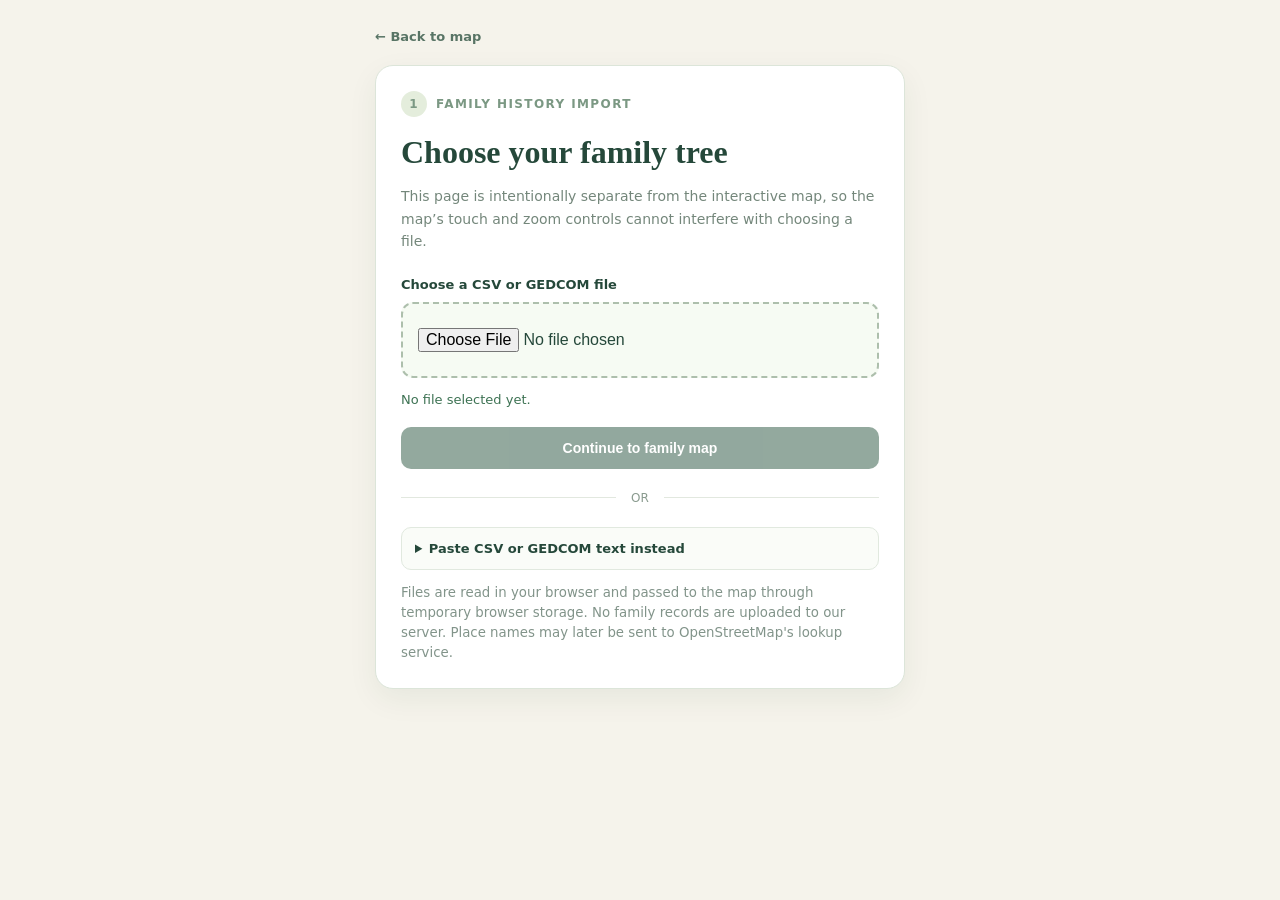
<file: import.html>
<!doctype html><html lang="en"><head><meta charset="utf-8"><meta name="viewport" content="width=device-width, initial-scale=1"><title>Import family tree — Ancestral Atlas</title><style>
:root{--ink:#25483a;--muted:#74877b;--line:#dce5d9}*{box-sizing:border-box}body{margin:0;background:#f5f3eb;color:var(--ink);font-family:system-ui,-apple-system,'Segoe UI',sans-serif}.wrap{max-width:570px;margin:auto;padding:26px 20px 60px}.back{color:#587465;text-decoration:none;font-weight:600;font-size:13px}.panel{background:white;border:1px solid var(--line);border-radius:18px;padding:25px;margin-top:20px;box-shadow:0 10px 30px #173c2610}h1{font:600 32px/1.2 Georgia,serif;margin:16px 0 9px}p{color:var(--muted);font-size:14px;line-height:1.6}.step{display:flex;align-items:center;gap:9px;font-size:12px;letter-spacing:1.4px;text-transform:uppercase;color:#7b9883;font-weight:800}.step span{display:grid;place-items:center;width:26px;height:26px;border-radius:50%;background:#e4eddc}label{display:block;font-size:13px;font-weight:700;margin:24px 0 10px}.native-file{display:block;position:static!important;opacity:1!important;width:100%;border:2px dashed #adbfac;border-radius:12px;padding:24px 15px;background:#f6fbf3;font-size:16px;color:var(--ink)}.primary{background:#28543f;color:white;border:0;border-radius:10px;padding:13px 17px;font-weight:700;font-size:14px;cursor:pointer;width:100%;margin-top:15px}.primary:disabled{opacity:.5;cursor:not-allowed}.status{margin-top:14px;min-height:20px;font-size:13px;color:#3d7253}.divider{display:flex;gap:15px;align-items:center;color:#8a9b8f;font-size:12px;margin:22px 0}.divider:before,.divider:after{content:'';height:1px;background:#e2e8df;flex:1}textarea{width:100%;height:135px;resize:vertical;border:1px solid #d6e1d5;border-radius:10px;padding:12px;font:12px/1.5 monospace}details{background:#fafcf8;border:1px solid #e1e9df;border-radius:10px;padding:13px}summary{font-weight:700;font-size:13px;cursor:pointer}small{color:#82948a;line-height:1.5;display:block;margin-top:13px}
</style></head><body><main class="wrap"><a class="back" href="./">← Back to map</a><div class="panel"><div class="step"><span>1</span> Family history import</div><h1>Choose your family tree</h1><p>This page is intentionally separate from the interactive map, so the map’s touch and zoom controls cannot interfere with choosing a file.</p><label for="familyFile">Choose a CSV or GEDCOM file</label><input class="native-file" type="file" id="familyFile" accept=".csv,.ged,.gedcom,text/plain,text/csv"><div id="status" class="status" role="status">No file selected yet.</div><button type="button" class="primary" id="continue" disabled>Continue to family map</button><div class="divider">OR</div><details><summary>Paste CSV or GEDCOM text instead</summary><p>If your phone doesn't open its file picker, paste the file contents here.</p><textarea id="pasteText" placeholder="name,generation,location,branch&#10;Jane Smith,0,London,Scottish"></textarea><button type="button" class="primary" id="pasteContinue">Continue with pasted data</button></details><small>Files are read in your browser and passed to the map through temporary browser storage. No family records are uploaded to our server. Place names may later be sent to OpenStreetMap's lookup service.</small></div></main><script>
const key='ancestral-atlas-pending-import-v1',file=document.getElementById('familyFile'),status=document.getElementById('status'),next=document.getElementById('continue');let selected=null;
function readText(f){if(f.text)return f.text();return new Promise((resolve,reject)=>{const r=new FileReader();r.onload=()=>resolve(String(r.result||''));r.onerror=()=>reject(r.error);r.readAsText(f)})}
file.addEventListener('change',async()=>{selected=file.files?.[0]||null;next.disabled=!selected;if(!selected){status.textContent='No file selected.';return}status.textContent='Selected: '+selected.name+' ('+Math.round(selected.size/1024)+' KB). Ready to continue.'});
async function transfer(name,text){if(!text.trim())throw Error('The file or pasted text is empty.');try{sessionStorage.setItem(key,JSON.stringify({name,text}));}catch{throw Error('This file is too large for temporary browser storage. Try a smaller GEDCOM export or use a desktop browser.')}location.assign('./')}
next.addEventListener('click',async()=>{if(!selected)return;next.disabled=true;status.textContent='Reading '+selected.name+'…';try{await transfer(selected.name,await readText(selected))}catch(e){status.textContent=e.message;next.disabled=false}});
document.getElementById('pasteContinue').addEventListener('click',async()=>{const text=document.getElementById('pasteText').value;const ged=/^0\s+HEAD\b/m.test(text)||/^0\s+@[^@]+@\s+INDI\b/m.test(text);try{await transfer(ged?'pasted.ged':'pasted.csv',text)}catch(e){status.textContent=e.message}});
</script></body></html>
</file>
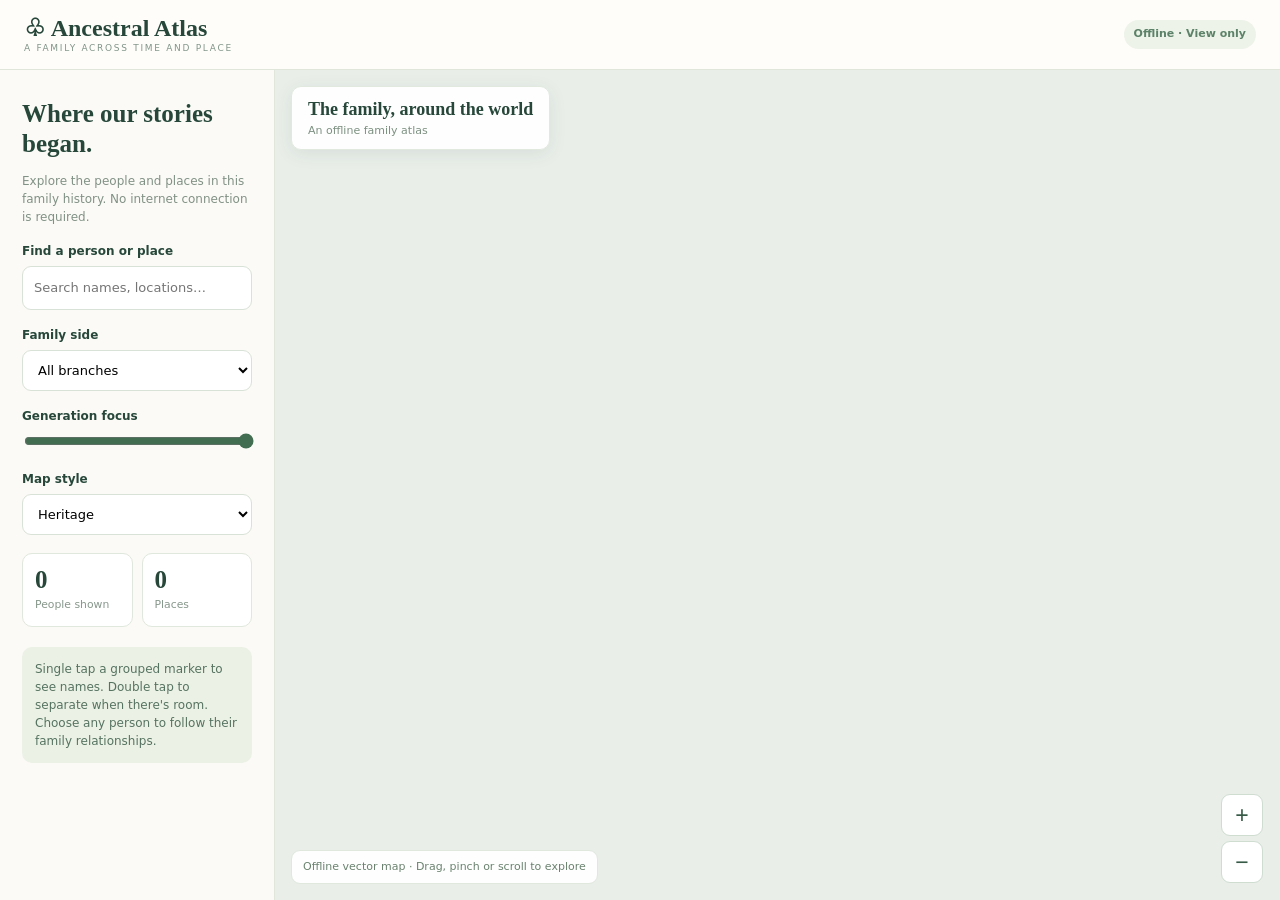
<file: offline-viewer.html>
<!doctype html><html lang="en"><head><meta charset="utf-8"><meta name="viewport" content="width=device-width,initial-scale=1"><title>Ancestral Atlas — Offline Family Map</title><style>
:root{--ink:#26473a;--paper:#f6f5ee;--green:#315844;--line:#e1e6db}*{box-sizing:border-box}body{margin:0;background:var(--paper);color:var(--ink);font:13px/1.5 system-ui,-apple-system,'Segoe UI',sans-serif}header{height:70px;display:flex;justify-content:space-between;align-items:center;padding:0 24px;background:#fffdfa;border-bottom:1px solid var(--line)}h1{font:600 24px Georgia,serif;margin:0}header small{display:block;text-transform:uppercase;letter-spacing:1.7px;color:#819589;font-size:9px}.tag{color:#5c8269;background:#edf3e8;border-radius:20px;padding:6px 10px;font-size:11px;font-weight:700}.shell{display:grid;grid-template-columns:275px minmax(0,1fr);height:calc(100vh - 70px)}aside{background:#fbfaf6;border-right:1px solid var(--line);padding:22px;overflow:auto}aside h2{font:600 25px Georgia,serif;line-height:1.2;margin:7px 0 13px}aside p{color:#819185;font-size:12px}label{display:block;font-size:12px;font-weight:700;margin-top:16px;margin-bottom:6px}input[type=search],select{width:100%;padding:11px;border:1px solid #d9e2d7;border-radius:9px;background:#fff;font:inherit}input[type=range]{width:100%;accent-color:#426d50}.stat{display:grid;grid-template-columns:1fr 1fr;gap:9px;margin-top:18px}.stat div{border:1px solid #e0e7dc;border-radius:10px;background:#fff;padding:12px}.stat b{display:block;font:600 25px Georgia,serif}.stat small{color:#86978b}.legend{margin-top:20px}.legend div{display:flex;align-items:center;gap:9px;margin:7px 0;color:#778b7c;font-size:12px}.legend i{width:12px;height:12px;border-radius:50%;display:inline-block}.hint{background:#ebf1e5;padding:13px;border-radius:10px;margin-top:18px;color:#567361;font-size:12px}main{position:relative;overflow:hidden;background:#e9eee9}#map{width:100%;height:100%;display:block;touch-action:none;cursor:grab}#map:active{cursor:grabbing}.map-caption{position:absolute;top:16px;left:16px;pointer-events:none;background:#fffffff2;border:1px solid #e1e9df;border-radius:10px;padding:12px 16px;box-shadow:0 4px 18px #1f453016;font:600 18px Georgia,serif}.map-caption small{font:11px system-ui;color:#7c9080;display:block;margin-top:4px}.zoom{position:absolute;right:17px;bottom:17px;display:grid;gap:5px}.zoom button{width:42px;height:42px;border:1px solid #cfdcd0;border-radius:9px;background:white;color:#365a46;font-size:23px;cursor:pointer}.details{position:absolute;right:16px;top:16px;bottom:70px;width:min(345px,calc(100% - 32px));background:#fffefa;border:1px solid #dce4d8;border-radius:14px;box-shadow:0 14px 50px #1f43343b;display:none;flex-direction:column;overflow:hidden}.details.open{display:flex}.details-header{display:flex;justify-content:space-between;align-items:center;padding:13px 16px;border-bottom:1px solid #e4ebe2}.details-header button{border:0;background:#eef3eb;border-radius:8px;padding:8px;cursor:pointer;color:#466954}.details-body{overflow:auto;padding:18px}.details h2{font:600 26px Georgia,serif;margin:3px 0 10px}.details h3{font-size:11px;text-transform:uppercase;letter-spacing:1.4px;margin:22px 0 8px;color:#859889}.pill{display:inline-block;background:#e8f0e6;color:#4c7258;border-radius:20px;padding:4px 9px;font-size:11px;font-weight:700}.detail-row{background:#f5f8f2;border:1px solid #e5ece0;border-radius:9px;padding:11px 13px;margin-top:12px}.detail-row small{color:#82958a;display:block}.rel-button{display:block;width:100%;border:1px solid #dfe7dc;border-radius:9px;padding:10px 12px;margin:7px 0;background:#fff;text-align:left;color:#2f6347;cursor:pointer;font:600 13px system-ui}.rel-button:hover{background:#edf5e9}.rel-button small{display:block;font-weight:400;color:#88988c}.empty{font-style:italic;color:#9aa99e;font-size:12px}.offline-note{position:absolute;left:16px;bottom:16px;background:#ffffffed;border:1px solid #e0e8de;padding:8px 11px;border-radius:9px;font-size:11px;color:#6a826f}.inline-btn{border:0;background:none;color:#2d704f;text-decoration:underline;cursor:pointer;padding:4px 0;text-align:left;font:600 13px system-ui;display:block}.notice{background:#fff4db;color:#8b6735;padding:9px;border-radius:8px;margin:10px 0;font-size:12px}@media(max-width:780px){header{height:61px;padding:0 14px}h1{font-size:20px}.shell{display:flex;flex-direction:column;height:auto}aside{padding:14px;display:grid;grid-template-columns:1fr 1fr;gap:0 12px;overflow:visible}aside .intro,aside .stat,aside .legend,aside .hint{grid-column:1/-1}aside h2{font-size:20px;margin:2px 0}aside p{margin:4px 0}main{height:67vh;min-height:420px}.details{position:absolute;top:auto;bottom:0;right:0;left:0;width:100%;max-height:85%;border-radius:16px 16px 0 0}.map-caption{padding:9px 12px;font-size:15px}.offline-note{max-width:70%}}@media print{header,aside,.zoom,.details,.offline-note{display:none!important}.shell{display:block}main{height:95vh}#map{height:95vh}}
</style></head><body><header><div><h1>♧ Ancestral Atlas</h1><small>A family across time and place</small></div><span class="tag">Offline · View only</span></header><div class="shell"><aside><div class="intro"><h2>Where our stories began.</h2><p>Explore the people and places in this family history. No internet connection is required.</p></div><div><label for="search">Find a person or place</label><input id="search" type="search" placeholder="Search names, locations…"></div><div><label for="branch">Family side</label><select id="branch"><option value="all">All branches</option></select></div><div><label for="generation">Generation focus <span id="genVal"></span></label><input id="generation" type="range" min="-2" max="12" value="12"></div><div><label for="theme">Map style</label><select id="theme"><option value="heritage">Heritage</option><option value="modern">Modern</option><option value="vintage">Vintage</option></select></div><div class="stat"><div><b id="count">0</b><small>People shown</small></div><div><b id="places">0</b><small>Places</small></div></div><div class="legend" id="legend"></div><div class="hint">Single tap a grouped marker to see names. Double tap to separate when there's room. Choose any person to follow their family relationships.</div></aside><main><canvas id="map"></canvas><div class="map-caption">The family, around the world<small id="subtitle">An offline family atlas</small></div><div class="zoom"><button id="zoomIn" aria-label="Zoom in">+</button><button id="zoomOut" aria-label="Zoom out">−</button></div><div class="offline-note">Offline vector map · Drag, pinch or scroll to explore</div><section class="details" id="details"><div class="details-header"><span id="detailTrail">Family details</span><div><button id="back" type="button">← Back</button> <button id="close" type="button">✕</button></div></div><div class="details-body" id="detailBody"></div></section></main></div><script>
const PEOPLE=__FAMILY_DATA__;
const WORLD=__TOPOLOGY__;
const OPTIONS=__OPTIONS__;
const $=id=>document.getElementById(id),canvas=$('map'),ctx=canvas.getContext('2d');
const safe=s=>String(s??'').replace(/[&<>"']/g,c=>({'&':'&amp;','<':'&lt;','>':'&gt;','"':'&quot;',"'":'&#39;'}[c]));
const byId=new Map(PEOPLE.map(p=>[String(p.id),p]));
let W=500,H=500,camera={lon:OPTIONS.center?.lng??8,lat:OPTIONS.center?.lat??48,zoom:Math.max(.8,Math.min(18,(OPTIONS.zoom||5)/2))},drawn=[],expanded=null,selected=null,history=[],touches=new Map(),drag=null,lastTap=null,tapTimer=null,notice='';
const colors=OPTIONS.branchColors||{},themes={heritage:{water:'#e5edeb',land:'#f9f7ec',outline:'#b6c8bd',grid:'#cbdad3'},modern:{water:'#e9f3fb',land:'#fff',outline:'#b3cbdc',grid:'#d5e4ee'},vintage:{water:'#ddd9c7',land:'#f3e2bf',outline:'#baa688',grid:'#cabda7'}};
let theme=OPTIONS.theme||'heritage';$('theme').value=theme;
const project=(lon,lat)=>[(lon+180)*1200/360,(90-lat)*600/180];
const scale=()=>Math.min(W/1200,H/600)*camera.zoom;
function toScreen(lon,lat){const p=project(lon,lat),c=project(camera.lon,camera.lat),s=scale();return {x:(p[0]-c[0])*s+W/2,y:(p[1]-c[1])*s+H/2}}
function fromScreen(x,y){const s=scale(),c=project(camera.lon,camera.lat);return {lon:(c[0]+(x-W/2)/s)*360/1200-180,lat:90-(c[1]+(y-H/2)/s)*180/600}}
function setCamera(lon,lat){camera.lon=Math.max(-180,Math.min(180,lon));camera.lat=Math.max(-80,Math.min(80,lat))}
function zoomBy(factor,x=W/2,y=H/2){const before=fromScreen(x,y);camera.zoom=Math.max(.75,Math.min(35,camera.zoom*factor));const after=fromScreen(x,y);setCamera(camera.lon+before.lon-after.lon,camera.lat+before.lat-after.lat);draw()}
const decodedArcs=WORLD.arcs.map(arc=>{let x=0,y=0;return arc.map(p=>{x+=p[0];y+=p[1];return [x*WORLD.transform.scale[0]+WORLD.transform.translate[0],y*WORLD.transform.scale[1]+WORLD.transform.translate[1]]})});
function ring(indices){let pts=[];for(const idx of indices){const a=idx>=0?decodedArcs[idx]:decodedArcs[~idx].slice().reverse();pts.push(...(pts.length?a.slice(1):a))}return pts}
const polygons=[];for(const geo of WORLD.objects.countries.geometries){const sets=geo.type==='Polygon'?[geo.arcs]:geo.type==='MultiPolygon'?geo.arcs:[];for(const poly of sets)polygons.push(poly.map(ring))}
function mapColor(p){const base=colors[p.branch]||'#6e9584',hex=/^#[0-9a-f]{6}$/i.test(base)?base:'#6e9584',g=Math.max(0,Math.min(12,Number(p.generation)||0)),t=Math.min(.38,g*.035);return '#'+[1,3,5].map(i=>Math.round(parseInt(hex.slice(i,i+2),16)*(1-t)+255*t).toString(16).padStart(2,'0')).join('')}
function filtered(){const query=$('search').value.toLowerCase().trim(),branch=$('branch').value,max=+$('generation').value;return PEOPLE.filter(p=>(branch==='all'||p.branch===branch)&&(Number(p.generation)||0)<=max&&(!query||`${p.name} ${p.location} ${p.branch||''} ${p.relationship||''}`.toLowerCase().includes(query)))}
function groupsOf(list){const groups=new Map();for(const p of list){if(!Number.isFinite(+p.lat)||!Number.isFinite(+p.lng)||p.lat===''||p.lng==='')continue;const key=`${(+p.lat).toFixed(3)},${(+p.lng).toFixed(3)}`;if(!groups.has(key))groups.set(key,[]);groups.get(key).push(p)}return groups}
function draw(){const ratio=window.devicePixelRatio||1;ctx.setTransform(ratio,0,0,ratio,0,0);ctx.clearRect(0,0,W,H);const palette=themes[theme]||themes.heritage;ctx.fillStyle=palette.water;ctx.fillRect(0,0,W,H);ctx.strokeStyle=palette.grid;ctx.lineWidth=.6;for(let lon=-180;lon<=180;lon+=30){const a=toScreen(lon,-85),b=toScreen(lon,85);ctx.beginPath();ctx.moveTo(a.x,a.y);ctx.lineTo(b.x,b.y);ctx.stroke()}for(let lat=-60;lat<=80;lat+=20){const a=toScreen(-180,lat),b=toScreen(180,lat);ctx.beginPath();ctx.moveTo(a.x,a.y);ctx.lineTo(b.x,b.y);ctx.stroke()}
ctx.fillStyle=palette.land;ctx.strokeStyle=palette.outline;ctx.lineWidth=.8;for(const poly of polygons){ctx.beginPath();for(const points of poly){if(!points.length)continue;points.forEach((point,i)=>{const p=toScreen(point[0],point[1]);i?ctx.lineTo(p.x,p.y):ctx.moveTo(p.x,p.y)});ctx.closePath()}ctx.fill('evenodd');ctx.stroke()}
const list=filtered(),groups=groupsOf(list);drawn=[];$('count').textContent=list.length;$('places').textContent=groups.size;$('subtitle').textContent=`${list.length} relatives · ${groups.size} places`;$('genVal').textContent=+$('generation').value===+$('generation').max?'(all)':`(≤ ${$('generation').value} back)`;
// Marriage links remain visible when the two spouses have distinct mapped places.
const locations=new Map(list.filter(p=>p.lat!==''&&p.lng!=='').map(p=>[String(p.id),toScreen(+p.lng,+p.lat)]));ctx.strokeStyle='#b8838a';ctx.lineWidth=1.4;ctx.setLineDash([4,5]);const done=new Set();for(const p of list)for(const id of p.spouseIds||[]){const key=[p.id,id].sort().join('|');if(done.has(key))continue;done.add(key);const a=locations.get(String(p.id)),b=locations.get(String(id));if(a&&b&&Math.hypot(a.x-b.x,a.y-b.y)>4){ctx.beginPath();ctx.moveTo(a.x,a.y);ctx.lineTo(b.x,b.y);ctx.stroke()}}ctx.setLineDash([]);
for(const [key,members] of groups){const base=toScreen(+members[0].lng,+members[0].lat),isExpanded=expanded===key&&members.length>1;const positions=isExpanded?spreadMembers(members,base):members.map(()=>base);if(isExpanded){ctx.strokeStyle='#a7b9ad';ctx.setLineDash([3,4]);for(const pt of positions){ctx.beginPath();ctx.moveTo(base.x,base.y);ctx.lineTo(pt.x,pt.y);ctx.stroke()}ctx.setLineDash([])}if(!isExpanded&&members.length>1){const r=Math.min(29,14+Math.sqrt(members.length)*4);circle(base.x,base.y,r,mapColor(members[0]),String(members.length));drawn.push({x:base.x,y:base.y,r,key,members})}else members.forEach((p,i)=>{const pt=positions[i],r=Math.max(9,14-Math.max(0,+p.generation||0)*.5);circle(pt.x,pt.y,r,mapColor(p),'');drawn.push({x:pt.x,y:pt.y,r,person:p,key,members})})}}
function circle(x,y,r,color,label){if(x< -60||y< -60||x>W+60||y>H+60)return;ctx.beginPath();ctx.arc(x,y,r,0,Math.PI*2);ctx.fillStyle=color;ctx.fill();ctx.strokeStyle='#fff';ctx.lineWidth=2.5;ctx.stroke();if(label){ctx.fillStyle='#fff';ctx.font='bold 13px system-ui';ctx.textAlign='center';ctx.textBaseline='middle';ctx.fillText(label,x,y)}}
function spreadMembers(members,base){return members.map((p,i)=>{const a=i*2.399963,dist=members.length===2?34:28+Math.sqrt(i+1)*20;return {x:base.x+Math.cos(a)*dist,y:base.y+Math.sin(a)*dist}})}
function canExpand(members,base){if(members.length<2)return true;const pts=spreadMembers(members,base),metersPerPixel=40075000/(1200*scale());for(const p of pts)if(Math.hypot(p.x-base.x,p.y-base.y)*metersPerPixel>50000)return false;return true}
function resize(){const rect=canvas.getBoundingClientRect(),ratio=window.devicePixelRatio||1;W=Math.max(1,rect.width);H=Math.max(1,rect.height);canvas.width=Math.round(W*ratio);canvas.height=Math.round(H*ratio);draw()}
const sourceName=s=>({birth:'Birthplace',death:'Place of death',residence:'Residence',other:'Other recorded place',estimated:'Estimated from a relative',provided:'Provided location'}[s]||'Recorded location');
function genLabel(g){g=+g||0;return g===0?'Reference generation':g>0?`${g} generation${g===1?'':'s'} back`:`${-g} generation${g===-1?'':'s'} below`}
function buttonFor(p){return `<button class="rel-button" data-id="${safe(p.id)}">${safe(p.name)}<small>${safe(p.relationship||genLabel(p.generation))} · ${safe(p.location||'Unknown location')}</small></button>`}
function links(title,ids){const persons=[...new Set(ids||[])].map(id=>byId.get(String(id))).filter(Boolean);return `<h3>${safe(title)} (${persons.length})</h3>${persons.length?persons.map(buttonFor).join(''):'<p class="empty">No recorded connections</p>'}`}
function openPanel(html){$('details').classList.add('open');$('detailBody').innerHTML=html}
function openGroup(members,note=''){selected=null;history=[];$('detailTrail').textContent='People at this place';$('back').disabled=true;openPanel(`<h2>${safe(members[0].location||'Family location')}</h2><p>${members.length} relatives at this place</p>${note?`<p class="notice">${safe(note)}</p>`:''}${members.map(p=>`<button class="rel-button" data-id="${safe(p.id)}">${safe(p.name)}<small>${safe(p.relationship||genLabel(p.generation))} · ${safe(sourceName(p.locationSource))}</small></button>`).join('')}`)}
function openPerson(id,push=true){const p=byId.get(String(id));if(!p)return;if(push&&selected!==null&&String(selected)!==String(id))history.push(selected);selected=p.id;$('detailTrail').textContent='Family member';$('back').disabled=!history.length;openPanel(`<h2>${safe(p.name)}</h2><span class="pill">${safe(p.relationship||genLabel(p.generation))}</span><div class="detail-row"><small>${safe(sourceName(p.locationSource))}</small><b>${safe(p.location||'Unknown')}</b>${p.locationSource==='estimated'?`<p>⚠ ${safe(p.locationNote||'Location estimated from a relative')}</p>`:''}</div><div class="detail-row"><small>Generation & family side</small><b>${safe(genLabel(p.generation))}</b><p>${safe(p.branch||'Unassigned')}${p.birth?` · Born: ${safe(p.birth)}`:''}${p.death?` · Died: ${safe(p.death)}`:''}</p></div>${links('Spouse / partner',p.spouseIds)}${links('Parents',p.parentIds)}${links('Children',p.childIds)}`)}
$('detailBody').onclick=e=>{const button=e.target.closest('[data-id]');if(button)openPerson(button.dataset.id)};$('close').onclick=()=>{$('details').classList.remove('open')};$('back').onclick=()=>{const id=history.pop();if(id!==undefined)openPerson(id,false)};
function hit(x,y){return [...drawn].reverse().find(p=>Math.hypot(x-p.x,y-p.y)<=p.r+7)}
function handleTap(x,y){const item=hit(x,y);if(!item){$('details').classList.remove('open');expanded=null;draw();return}if(item.person){openPerson(item.person.id);return}const now=Date.now();if(lastTap&&lastTap.key===item.key&&now-lastTap.time<360){clearTimeout(tapTimer);lastTap=null;if(expanded===item.key){expanded=null;draw();return}if(canExpand(item.members,{x:item.x,y:item.y})){expanded=item.key;draw()}else openGroup(item.members,'Zoom in manually to separate this group within a 100 km diameter.');return}lastTap={key:item.key,time:now};clearTimeout(tapTimer);tapTimer=setTimeout(()=>{lastTap=null;openGroup(item.members)},360)}
canvas.addEventListener('pointerdown',e=>{canvas.setPointerCapture(e.pointerId);touches.set(e.pointerId,{x:e.clientX,y:e.clientY});if(touches.size===1)drag={x:e.clientX,y:e.clientY,moved:false};else drag=null});
canvas.addEventListener('pointermove',e=>{if(!touches.has(e.pointerId))return;const previous=touches.get(e.pointerId);touches.set(e.pointerId,{x:e.clientX,y:e.clientY});if(touches.size===2){const other=[...touches.entries()].find(([id])=>id!==e.pointerId)?.[1];if(other){const before=Math.hypot(previous.x-other.x,previous.y-other.y),after=Math.hypot(e.clientX-other.x,e.clientY-other.y);if(before>5)zoomBy(after/before);drag=null}return}if(!drag)return;const dx=e.clientX-previous.x,dy=e.clientY-previous.y;if(Math.hypot(e.clientX-drag.x,e.clientY-drag.y)>5)drag.moved=true;const s=scale();setCamera(camera.lon-dx*360/(1200*s),camera.lat+dy*180/(600*s));draw()});
canvas.addEventListener('pointerup',e=>{const clicked=drag&&!drag.moved&&touches.size===1;touches.delete(e.pointerId);drag=null;if(clicked){const rect=canvas.getBoundingClientRect();handleTap(e.clientX-rect.left,e.clientY-rect.top)}});canvas.addEventListener('pointercancel',e=>{touches.delete(e.pointerId);drag=null});
canvas.addEventListener('wheel',e=>{e.preventDefault();const rect=canvas.getBoundingClientRect();zoomBy(e.deltaY<0?1.17:.85,e.clientX-rect.left,e.clientY-rect.top)},{passive:false});
$('zoomIn').onclick=()=>zoomBy(1.35);$('zoomOut').onclick=()=>zoomBy(1/1.35);$('theme').onchange=e=>{theme=e.target.value;draw()};for(const id of ['search','branch','generation'])$(id).addEventListener(id==='search'||id==='generation'?'input':'change',()=>{expanded=null;draw()});
const branches=[...new Set(PEOPLE.map(p=>p.branch).filter(Boolean))].sort();branches.forEach(b=>{const o=document.createElement('option');o.value=b;o.textContent=b;$('branch').appendChild(o)});$('legend').innerHTML=branches.map(b=>`<div><i style="background:${safe(colors[b]||'#6e9584')}"></i>${safe(b)}</div>`).join('');const max=Math.max(0,...PEOPLE.map(p=>Number(p.generation)||0));$('generation').max=max;$('generation').value=max;
if(OPTIONS.branch&&branches.includes(OPTIONS.branch))$('branch').value=OPTIONS.branch;if(OPTIONS.search)$('search').value=OPTIONS.search;
window.addEventListener('resize',resize);resize();
</script></body></html>
</file>
